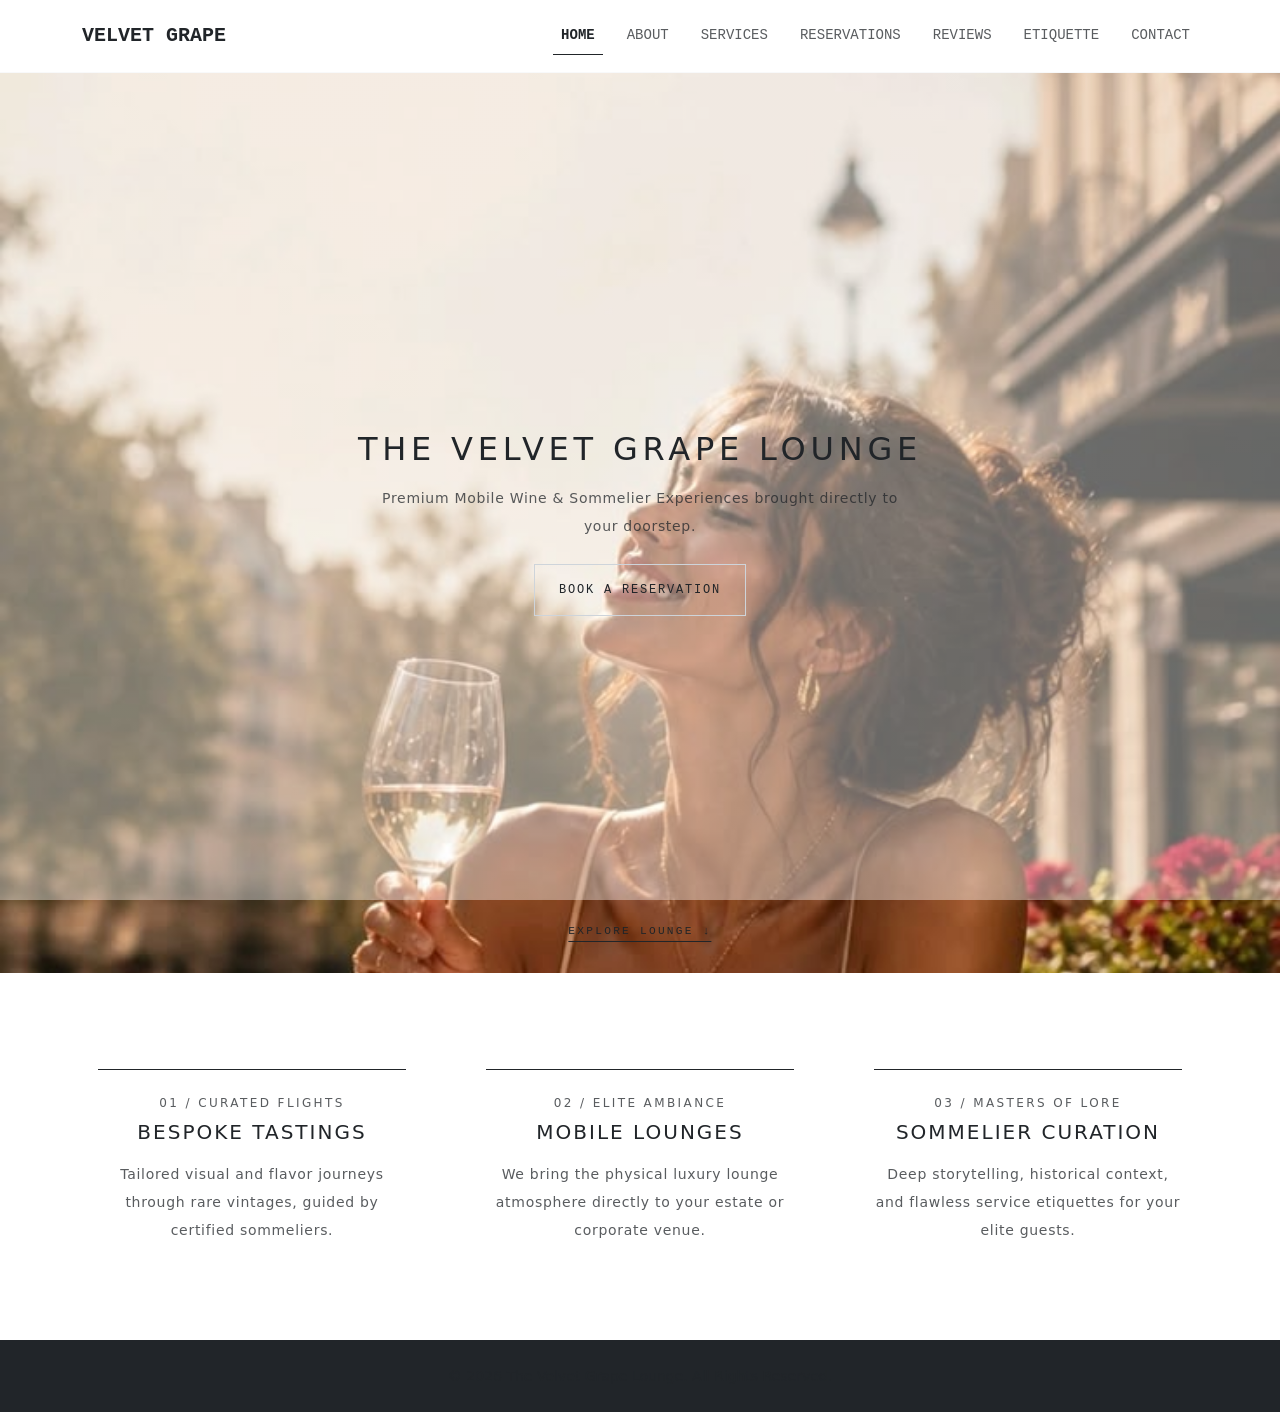
<file: index.html>
<!DOCTYPE html>
<html lang="en">
<head>
    <meta charset="UTF-8">
    <meta name="viewport" content="width=device-width, initial-scale=1.0">
    <title>Home | The Velvet Grape Lounge</title>
    <link href="https://cdn.jsdelivr.net/npm/bootstrap@5.3.3/dist/css/bootstrap.min.css" rel="stylesheet">
</head>
<body class="d-flex flex-column min-vh-100">

    <nav class="navbar navbar-expand-lg navbar-light bg-white border-bottom border-light py-3">
        <div class="container">
            <a class="navbar-brand font-monospace fw-bold text-dark tracking-widest" href="index.html">
                VELVET GRAPE
            </a>

            <button class="navbar-toggler border-0" type="button" data-bs-toggle="collapse" data-bs-target="#velvetNavbar" aria-controls="velvetNavbar" aria-expanded="false" aria-label="Toggle navigation">
                <span class="navbar-toggler-icon"></span>
            </button>

            <div class="collapse navbar-collapse" id="velvetNavbar">
                <ul class="navbar-nav ms-auto gap-lg-3 font-monospace text-uppercase small pt-3 pt-lg-0">
                    <li class="nav-item">
                        <a class="nav-link text-dark fw-bold border-bottom border-dark" href="index.html">Home</a>
                    </li>
                    <li class="nav-item">
                        <a class="nav-link text-muted" href="about.html">About</a>
                    </li>
                    <li class="nav-item">
                        <a class="nav-link text-muted" href="services.html">Services</a>
                    </li>
                    <li class="nav-item">
                        <a class="nav-link text-muted" href="reservation.html">Reservations</a>
                    </li>
                    <li class="nav-item">
                        <a class="nav-link text-muted" href="reviews.html">Reviews</a>
                    </li>
                    <li class="nav-item">
                        <a class="nav-link text-muted" href="etiquette.html">Etiquette</a>
                    </li>
                    <li class="nav-item">
                        <a class="nav-link text-muted" href="contact.html">Contact</a>
                    </li>
                </ul>
            </div>
        </div>
    </nav>

    <!-- Main Home Container, centered vertically in the viewport -->
<!-- 2. THE MAIN HERO OVERLAY BLOCK -->
    <!-- The 'vh-100' ensures it takes up the exact viewport, and the text link is pinned to the absolute bottom -->
    <main class="w-100 vh-100 d-flex align-items-center position-relative text-white" 
        style="background: linear-gradient(rgba(255,255,255,0.4), rgba(255,255,255,0.4)), url('images/Paris Morning Light Wallpaper.jpg') no-repeat center center/cover; background-attachment: fixed;">
        
        <div class="container text-center py-5">
            <div class="row justify-content-center">
                <div class="col-lg-10 col-xl-8">
                    <h1 class="h2 text-uppercase fw-light text-dark mb-3" style="letter-spacing: 0.15em;">
                        The Velvet Grape Lounge
                    </h1>
                    <p class="text-muted small lh-lg mx-auto mb-4" style="letter-spacing: 0.05em; max-width: 550px;">
                        Premium Mobile Wine & Sommelier Experiences brought directly to your doorstep.
                    </p>
                    <div class="mt-4">
                        <a href="reservation.html" class="btn btn-outline-dark font-monospace text-uppercase small rounded-0 px-4 py-3 tracking-wider transition-all" style="font-size: 0.75rem; border-color: #ced4da; letter-spacing: 0.15em;">
                            Book a Reservation
                        </a>
                    </div>
                </div>
            </div>
        </div>

        <div class="position-absolute bottom-0 start-50 translate-middle-x mb-4 pb-2 text-center">
            <a href="#explore-lounge" class="text-dark font-monospace text-uppercase small text-decoration-none border-bottom border-dark pb-1" style="font-size: 0.7rem; letter-spacing: 0.2em;">
                Explore Lounge &darr;
            </a>
        </div>
    </main>

    <div id="explore-lounge" class="position-relative bg-white z-3 py-5">
        <div class="container py-5">
            
            <div class="row g-5 text-center justify-content-center">
                
                <div class="col-12 col-md-4">
                    <div class="fade-in-line delay-senses border-top border-dark pt-4 mx-3">
                        <span class="d-block text-muted text-uppercase small mb-2" style="letter-spacing: 0.2em; font-size: 0.75rem;">
                            01 / Curated Flights
                        </span>
                        <h3 class="h5 text-uppercase fw-light mb-3" style="letter-spacing: 0.1em;">
                            Bespoke Tastings
                        </h3>
                        <p class="text-muted small lh-lg mb-0" style="letter-spacing: 0.05em;">
                            Tailored visual and flavor journeys through rare vintages, guided by certified sommeliers.
                        </p>
                    </div>
                </div>

                <div class="col-12 col-md-4">
                    <div class="fade-in-line delay-senses border-top border-dark pt-4 mx-3">
                        <span class="d-block text-muted text-uppercase small mb-2" style="letter-spacing: 0.2em; font-size: 0.75rem;">
                            02 / Elite Ambiance
                        </span>
                        <h3 class="h5 text-uppercase fw-light mb-3" style="letter-spacing: 0.1em;">
                            Mobile Lounges
                        </h3>
                        <p class="text-muted small lh-lg mb-0" style="letter-spacing: 0.05em;">
                            We bring the physical luxury lounge atmosphere directly to your estate or corporate venue.
                        </p>
                    </div>
                </div>

                <div class="col-12 col-md-4">
                    <div class="fade-in-line delay-senses border-top border-dark pt-4 mx-3">
                        <span class="d-block text-muted text-uppercase small mb-2" style="letter-spacing: 0.2em; font-size: 0.75rem;">
                            03 / Masters of Lore
                        </span>
                        <h3 class="h5 text-uppercase fw-light mb-3" style="letter-spacing: 0.1em;">
                            Sommelier Curation
                        </h3>
                        <p class="text-muted small lh-lg mb-0" style="letter-spacing: 0.05em;">
                            Deep storytelling, historical context, and flawless service etiquettes for your elite guests.
                        </p>
                    </div>
                </div>

            </div>

        </div>
    </div>
    <!-- 4. The Footer -->
    <footer class="bg-dark text-white py-4 position-relative z-3">
        <div class="container text-center text-muted">
            <small>&copy; 2026 The Velvet Grape Lounge. All Rights Reserved.</small>
        </div>
    </footer>

    <script src="https://cdn.jsdelivr.net/npm/bootstrap@5.3.3/dist/js/bootstrap.bundle.min.js"></script>
</body>
</html>
</file>
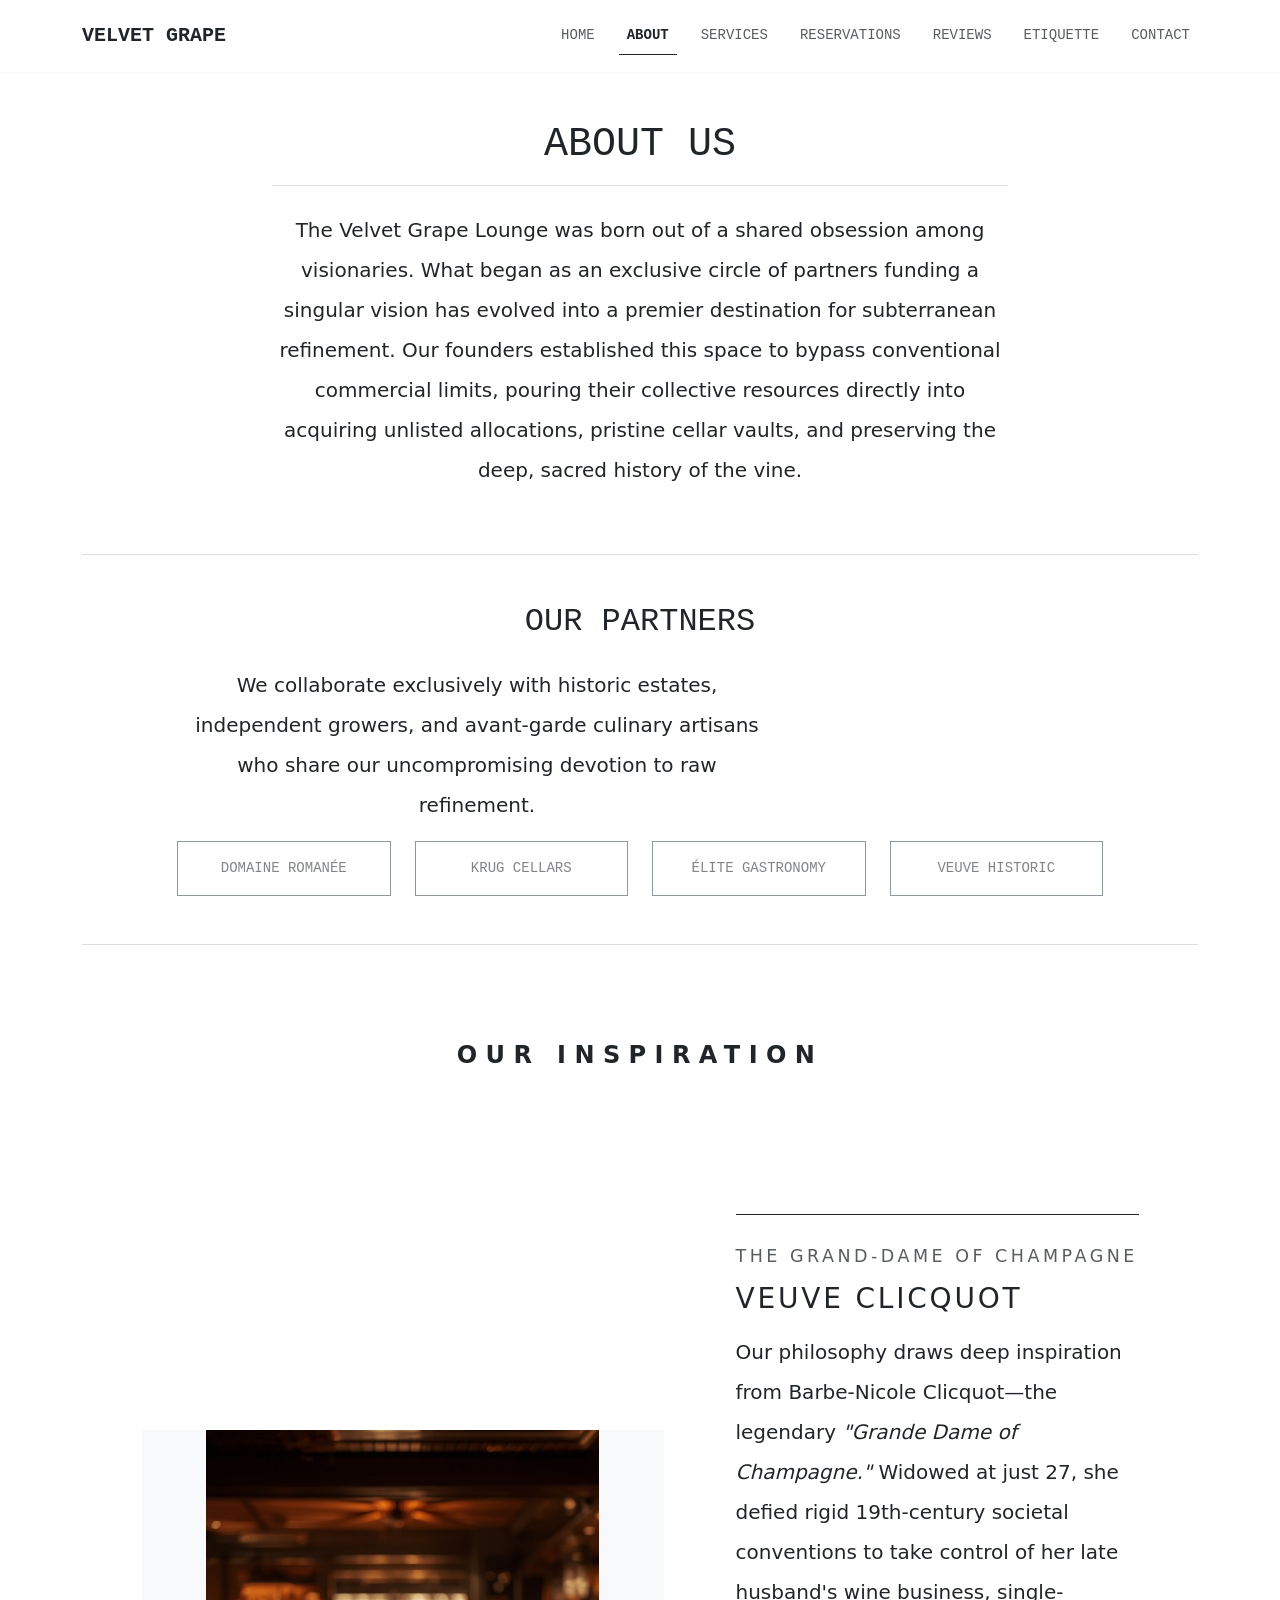
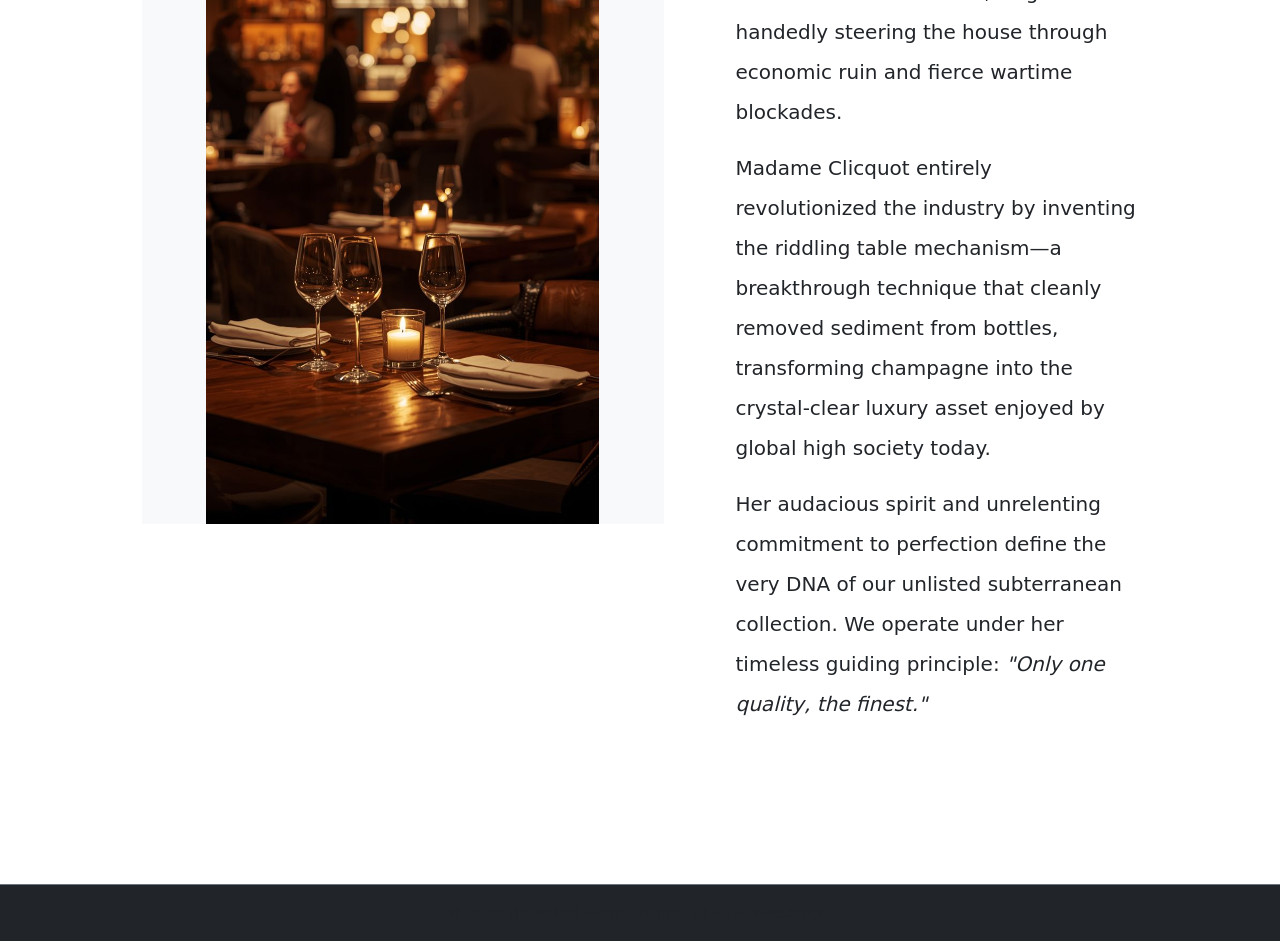
<file: about.html>
<!DOCTYPE html>
<html lang="en">
<head>
    <meta charset="UTF-8">
    <meta name="viewport" content="width=device-width, initial-scale=1.0">
    <title>About Us | The Velvet Grape Lounge</title>
    <link href="https://cdn.jsdelivr.net/npm/bootstrap@5.3.3/dist/css/bootstrap.min.css" rel="stylesheet">
</head>
<body class="d-flex flex-column min-vh-100">

    <!-- Responsive Luxury Navbar Component -->
    <nav class="navbar navbar-expand-lg navbar-light bg-white border-bottom border-light py-3">
        <div class="container">
            <a class="navbar-brand font-monospace fw-bold text-dark tracking-widest" href="index.html">
                VELVET GRAPE
            </a>

            <button class="navbar-toggler border-0" type="button" data-bs-toggle="collapse" data-bs-target="#velvetNavbar" aria-controls="velvetNavbar" aria-expanded="false" aria-label="Toggle navigation">
                <span class="navbar-toggler-icon"></span>
            </button>

            <div class="collapse navbar-collapse" id="velvetNavbar">
                <ul class="navbar-nav ms-auto gap-lg-3 font-monospace text-uppercase small pt-3 pt-lg-0">
                    <li class="nav-item">
                        <a class="nav-link text-muted" href="index.html">Home</a>
                    </li>
                    <li class="nav-item">
                        <a class="nav-link text-dark fw-bold border-bottom border-dark" href="about.html">About</a>
                    </li>
                    <li class="nav-item">
                        <a class="nav-link text-muted" href="services.html">Services</a>
                    </li>
                    <li class="nav-item">
                        <a class="nav-link text-muted" href="reservation.html">Reservations</a>
                    </li>
                    <li class="nav-item">
                        <a class="nav-link text-muted" href="reviews.html">Reviews</a>
                    </li>
                    <li class="nav-item">
                        <a class="nav-link text-muted" href="etiquette.html">Etiquette</a>
                    </li>
                    <li class="nav-item">
                        <a class="nav-link text-muted" href="contact.html">Contact</a>
                    </li>
                </ul>
            </div>
        </div>
    </nav>

    <!-- Main Container Content -->
    <main class="container my-5 flex-grow-1">
    
        <section class="row justify-content-center mb-5">
            
            

            <div class="col-lg-8 text-center">
                <h1 class="font-monospace text-uppercase tracking-widest mb-4 border-bottom pb-3">About Us</h1>
                <p class="text-dark lead lh-lg">
                    The Velvet Grape Lounge was born out of a shared obsession among visionaries. What began as an exclusive circle of partners funding a singular vision has evolved into a premier destination for subterranean refinement. Our founders established this space to bypass conventional commercial limits, pouring their collective resources directly into acquiring unlisted allocations, pristine cellar vaults, and preserving the deep, sacred history of the vine.
                </p>
            </div>
        </section>

        <hr class="border-secondary my-5 opacity-25">

        <section class="row justify-content-center my-5">
            <div class="col-lg-10 text-center">
                <h2 class="font-monospace text-uppercase tracking-widest mb-4">Our Partners</h2>
                <p class="text-dark lead lh-lg" style="max-width: 600px;">
                    We collaborate exclusively with historic estates, independent growers, and avant-garde culinary artisans who share our uncompromising devotion to raw refinement.
                </p>
                
                <div class="row row-cols-2 row-cols-md-4 g-4 justify-content-center align-items-center opacity-75">
                    <div class="col">
                        <div class="border border-secondary p-3 font-monospace small text-uppercase tracking-wider text-muted">
                            Domaine Romanée
                        </div>
                    </div>
                    <div class="col">
                        <div class="border border-secondary p-3 font-monospace small text-uppercase tracking-wider text-muted">
                            Krug Cellars
                        </div>
                    </div>
                    <div class="col">
                        <div class="border border-secondary p-3 font-monospace small text-uppercase tracking-wider text-muted">
                            Élite Gastronomy
                        </div>
                    </div>
                    <div class="col">
                        <div class="border border-secondary p-3 font-monospace small text-uppercase tracking-wider text-muted">
                            Veuve Historic
                        </div>
                    </div>
                </div>
            </div>
        </section>

        <hr class="border-secondary my-5 opacity-25">

        <section class="container py-5 my-5">
            <div class="row justify-content-center text-center">
                <div class="col-12 col-md-8">
                    <h2 class="fade-in-line delay-senses text-dark text-uppercase fw-bold tracking-widest fs-4 mb-0" style="letter-spacing: 0.35em;">
                        Our Inspiration
                    </h2>
                </div>
            </div>
        </section>

        <section class="container py-5 my-5">
                    <div class="row g-5 align-items-center justify-content-center">
                    
                        <div class="col-12 col-md-6 order-1">
                            <div class="fade-in-line delay-senses overflow-hidden bg-light position-relative" style="padding-bottom: 133%; height: 0;">
                                <img src="images/Lounge.jpg" alt="The Midnight Table Tasting" class="w-100 h-100 position-absolute" style="top: 0; left: 0; object-fit: contain;">
                            </div>
                        </div>
                        
                        <div class="col-12 col-md-5 order-2 ps-md-5">
                            <div class="fade-in-line delay-senses border-top border-dark pt-4 text-dark lead lh-lg">
                                <span class="d-block text-muted text-uppercase small mb-2" style="letter-spacing: 0.2em;">
                                     The Grand-Dame of Champagne
                                </span>
                                <h2 class="h3 text-uppercase fw-light mb-3" style="letter-spacing: 0.1em;">
                                    Veuve Clicquot
                                </h2>
                                <p>
                                    Our philosophy draws deep inspiration from Barbe-Nicole Clicquot—the legendary <em>"Grande Dame of Champagne."</em> Widowed at just 27, she defied rigid 19th-century societal conventions to take control of her late husband's wine business, single-handedly steering the house through economic ruin and fierce wartime blockades.
                                </p>
                                <p>
                                    Madame Clicquot entirely revolutionized the industry by inventing the <strong>riddling table mechanism</strong>—a breakthrough technique that cleanly removed sediment from bottles, transforming champagne into the crystal-clear luxury asset enjoyed by global high society today.
                                </p>
                                <p>
                                    Her audacious spirit and unrelenting commitment to perfection define the very DNA of our unlisted subterranean collection. We operate under her timeless guiding principle: <em>"Only one quality, the finest."</em>
                                </p>

                            </div>
                        </div>
                    </div>

                    </div>
                </section>

    </main>

    <footer class="bg-dark text-white py-3 mt-auto border-top border-secondary">
        <div class="container text-center text-muted">
            <small>&copy; 2026 The Velvet Grape Lounge. All Rights Reserved.</small>
        </div>
    </footer>

    <script src="https://cdn.jsdelivr.net/npm/bootstrap@5.3.3/dist/js/bootstrap.bundle.min.js"></script>
</body>
</html>
</file>
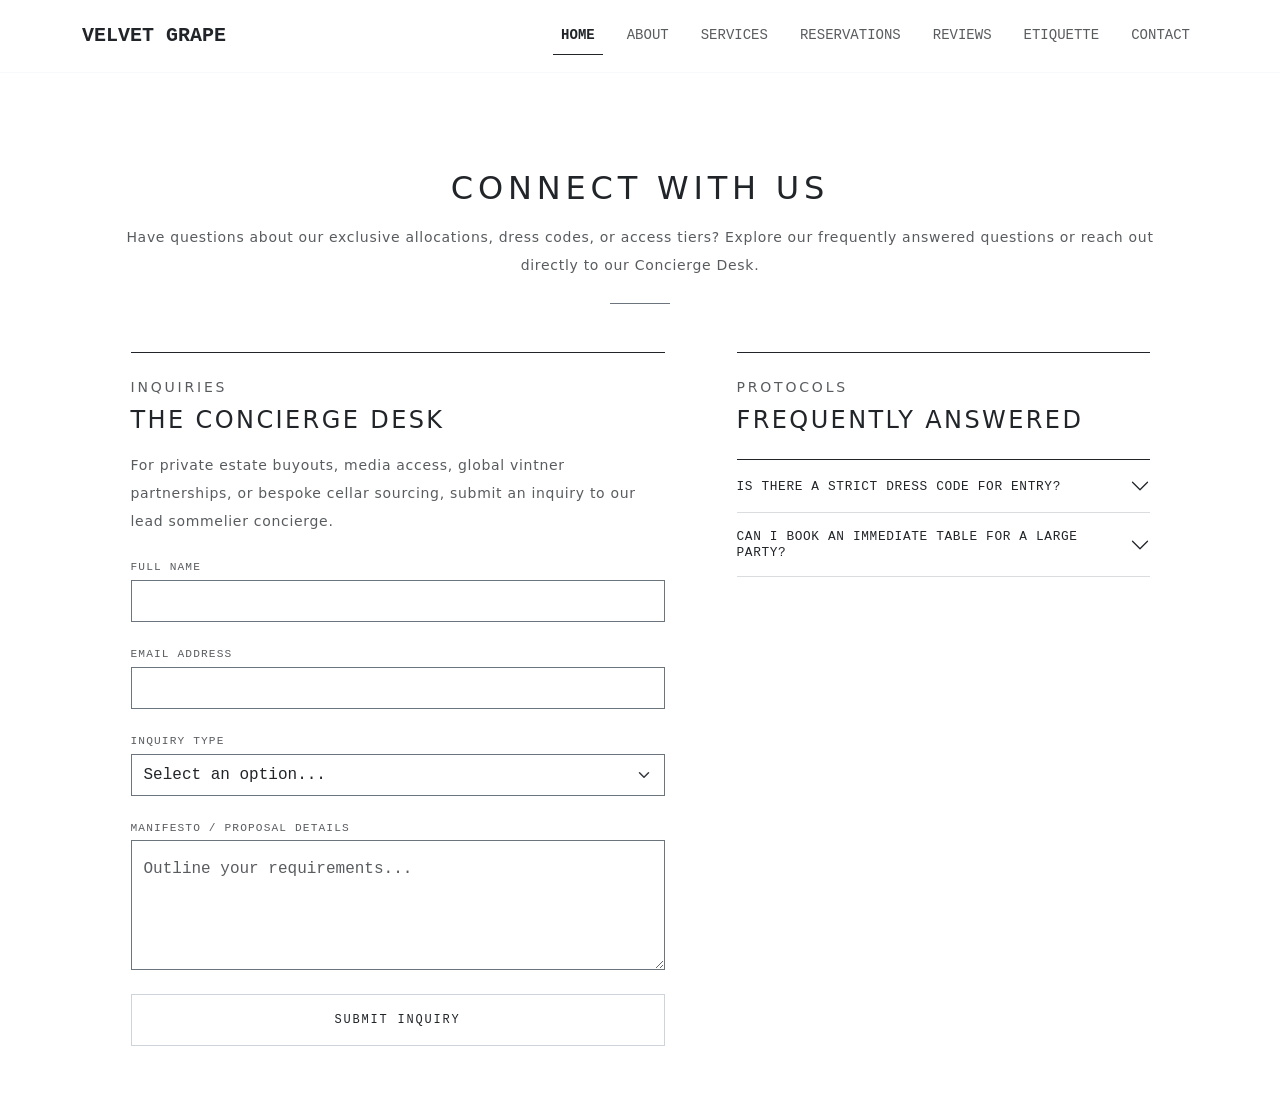
<file: contact.html>
<!DOCTYPE html>
<html lang="en">
<head>
    <meta charset="UTF-8">
    <meta name="viewport" content="width=device-width, initial-scale=1.0">
    <title>Contact | The Velvet Grape Lounge</title>
    <link href="https://cdn.jsdelivr.net/npm/bootstrap@5.3.3/dist/css/bootstrap.min.css" rel="stylesheet">
</head>
<body class="d-flex flex-column min-vh-100">

    <!-- Responsive Luxury Navbar Component -->
    <nav class="navbar navbar-expand-lg navbar-light bg-white border-bottom border-light py-3">
        <div class="container">
            <a class="navbar-brand font-monospace fw-bold text-dark tracking-widest" href="index.html">
                VELVET GRAPE
            </a>

            <button class="navbar-toggler border-0" type="button" data-bs-toggle="collapse" data-bs-target="#velvetNavbar" aria-controls="velvetNavbar" aria-expanded="false" aria-label="Toggle navigation">
                <span class="navbar-toggler-icon"></span>
            </button>

            <div class="collapse navbar-collapse" id="velvetNavbar">
                <ul class="navbar-nav ms-auto gap-lg-3 font-monospace text-uppercase small pt-3 pt-lg-0">
                    <li class="nav-item">
                        <a class="nav-link text-dark fw-bold border-bottom border-dark" href="index.html">Home</a>
                    </li>
                    <li class="nav-item">
                        <a class="nav-link text-muted" href="about.html">About</a>
                    </li>
                    <li class="nav-item">
                        <a class="nav-link text-muted" href="services.html">Services</a>
                    </li>
                    <li class="nav-item">
                        <a class="nav-link text-muted" href="reservation.html">Reservations</a>
                    </li>
                    <li class="nav-item">
                        <a class="nav-link text-muted" href="reviews.html">Reviews</a>
                    </li>
                    <li class="nav-item">
                        <a class="nav-link text-muted" href="etiquette.html">Etiquette</a>
                    </li>
                    <li class="nav-item">
                        <a class="nav-link text-muted" href="contact.html">Contact</a>
                    </li>
                </ul>
            </div>
        </div>
    </nav>

    <!-- Main Container Content -->
   <main class="container my-5 flex-grow-1">
    <div class="text-center my-5 max-w-xl mx-auto">
        <h1 class="h2 text-uppercase fw-light text-dark mb-3" style="letter-spacing: 0.15em;">Connect With Us</h1>
        <p class="text-muted small lh-lg px-3" style="letter-spacing: 0.05em;">
            Have questions about our exclusive allocations, dress codes, or access tiers? Explore our frequently answered questions or reach out directly to our Concierge Desk.
        </p>
        <div class="mx-auto bg-secondary my-4" style="height: 1px; width: 60px;"></div>
    </div>
    
    <div class="row g-5 justify-content-center">
        
        <section class="col-12 col-md-6 fade-in-line delay-senses">
            <div class="border-top border-dark pt-4 mb-4">
                <span class="d-block text-muted text-uppercase small mb-2" style="letter-spacing: 0.2em;"> Inquiries</span>
                <h2 class="h4 text-uppercase fw-light text-dark mb-3" style="letter-spacing: 0.1em;">The Concierge Desk</h2>
                <p class="text-muted small lh-lg" style="letter-spacing: 0.05em;">
                    For private estate buyouts, media access, global vintner partnerships, or bespoke cellar sourcing, submit an inquiry to our lead sommelier concierge.
                </p>
            </div>
            
            <form action="#" method="POST" class="mt-4">
                <div class="mb-4">
                    <label for="clientName" class="font-monospace small text-uppercase text-muted mb-1 d-block" style="font-size: 0.7rem; letter-spacing: 0.1em;">Full Name</label>
                    <input type="text" class="form-control bg-transparent border-secondary rounded-0 text-dark small font-monospace py-2" id="clientName" required>
                </div>
                <div class="mb-4">
                    <label for="clientEmail" class="font-monospace small text-uppercase text-muted mb-1 d-block" style="font-size: 0.7rem; letter-spacing: 0.1em;">Email Address</label>
                    <input type="email" class="form-control bg-transparent border-secondary rounded-0 text-dark small font-monospace py-2" id="clientEmail" required>
                </div>
                <div class="mb-4">
                    <label for="inquiryType" class="font-monospace small text-uppercase text-muted mb-1 d-block" style="font-size: 0.7rem; letter-spacing: 0.1em;">Inquiry Type</label>
                    <select class="form-select bg-transparent border-secondary rounded-0 text-dark small font-monospace py-2" id="inquiryType" required>
                        <option value="" disabled selected class="bg-white">Select an option...</option>
                        <option value="buyout" class="bg-white">Private Venue Buyout / Corporate Event</option>
                        <option value="sourcing" class="bg-white">Bespoke Vintage Sourcing Request</option>
                        <option value="partnership" class="bg-white">Vintner / Vineyard Partnership</option>
                        <option value="general" class="bg-white">Media & Press Inquiries</option>
                    </select>
                </div>
                <div class="mb-4">
                    <label for="clientMessage" class="font-monospace small text-uppercase text-muted mb-1 d-block" style="font-size: 0.7rem; letter-spacing: 0.1em;">Manifesto / Proposal Details</label>
                    <textarea class="form-control bg-transparent border-secondary rounded-0 text-dark small font-monospace py-3" id="clientMessage" rows="4" placeholder="Outline your requirements..." required></textarea>
                </div>
                <div class="mt-4">
                    <button type="submit" class="btn btn-outline-dark font-monospace text-uppercase small rounded-0 w-100 py-3 tracking-wider transition-all" style="font-size: 0.75rem; border-color: #ced4da; letter-spacing: 0.15em;">Submit Inquiry</button>
                </div>
            </form>
        </section>

        <section class="col-12 col-md-5 ps-md-5 fade-in-line delay-senses">
            <div class="border-top border-dark pt-4 mb-4">
                <span class="d-block text-muted text-uppercase small mb-2" style="letter-spacing: 0.2em;">Protocols</span>
                <h2 class="h4 text-uppercase fw-light text-dark mb-3" style="letter-spacing: 0.1em;">Frequently Answered</h2>
            </div>
            
            <div class="accordion accordion-flush border-top border-dark" id="faqAccordion">
                
                <div class="accordion-item bg-transparent border-bottom border-secondary border-opacity-25">
                    <h3 class="accordion-header" id="flush-headingOne">
                        <button class="accordion-button collapsed bg-transparent font-monospace small text-uppercase text-dark py-3 px-0 border-0 shadow-none fw-light" style="letter-spacing: 0.05em; font-size: 0.8rem;" type="button" data-bs-toggle="collapse" data-bs-target="#flush-collapseOne">
                            Is there a strict dress code for entry?
                        </button>
                    </h3>
                    <div id="flush-collapseOne" class="accordion-collapse collapse" data-bs-parent="#faqAccordion">
                        <div class="accordion-body text-muted small px-0 pt-0 pb-3 lh-lg" style="letter-spacing: 0.05em;">
                            Yes. Both The Salon Lounge and The Midnight Vault enforce a strict dark-luxe/avant-garde aesthetic. Semi-formal attire is required; athletic wear, sandals, and casual graphics are prohibited.
                        </div>
                    </div>
                </div>

                <div class="accordion-item bg-transparent border-bottom border-secondary border-opacity-25">
                    <h3 class="accordion-header" id="flush-headingTwo">
                        <button class="accordion-button collapsed bg-transparent font-monospace small text-uppercase text-dark py-3 px-0 border-0 shadow-none fw-light" style="letter-spacing: 0.05em; font-size: 0.8rem;" type="button" data-bs-toggle="collapse" data-bs-target="#flush-collapseTwo">
                            Can I book an immediate table for a large party?
                        </button>
                    </h3>
                    <div id="flush-collapseTwo" class="accordion-collapse collapse" data-bs-parent="#faqAccordion">
                        <div class="accordion-body text-muted small px-

    <footer class="bg-dark text-white py-3 mt-auto border-top border-secondary">
        <div class="container text-center text-muted">
            <small>&copy; 2026 The Velvet Grape Lounge. All Rights Reserved.</small>
        </div>
    </footer>

    <script src="https://cdn.jsdelivr.net/npm/bootstrap@5.3.3/dist/js/bootstrap.bundle.min.js"></script>
    <script src="js/script.js"></script>
</body>
</html>
</file>
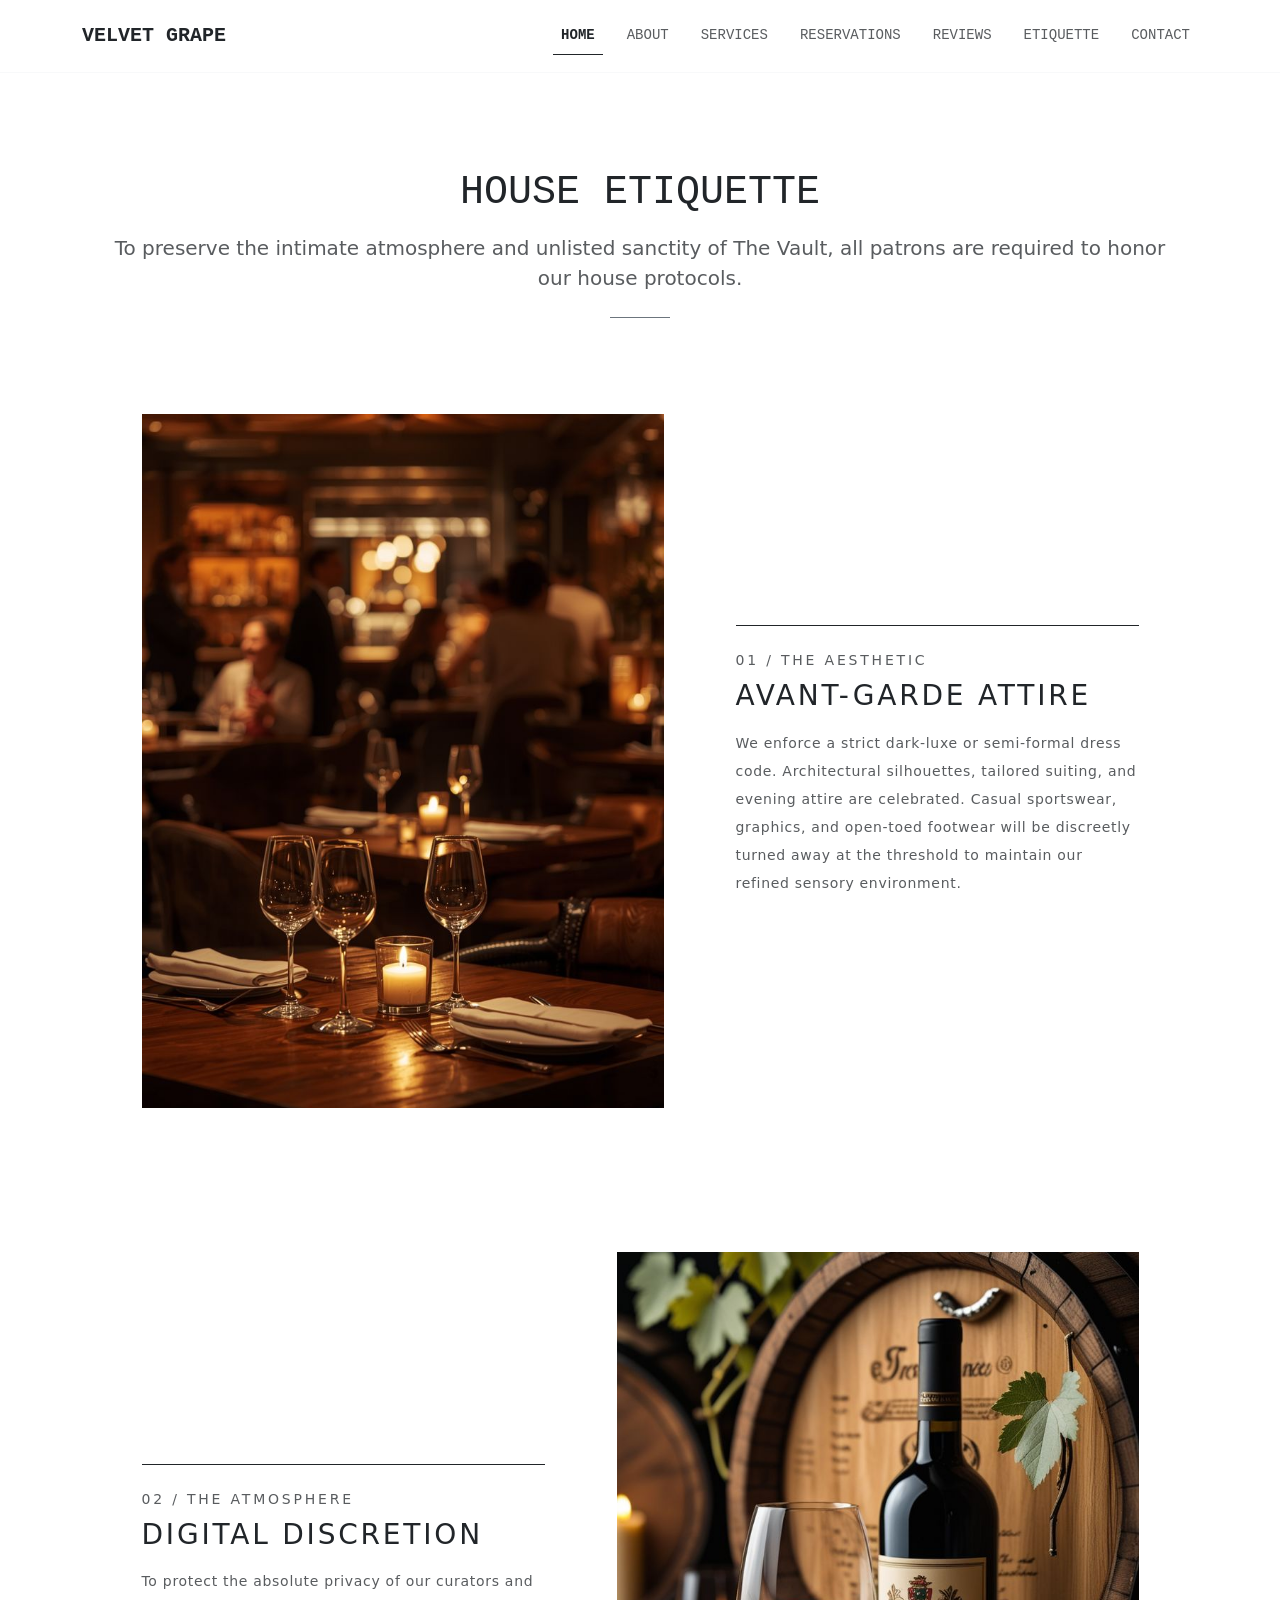
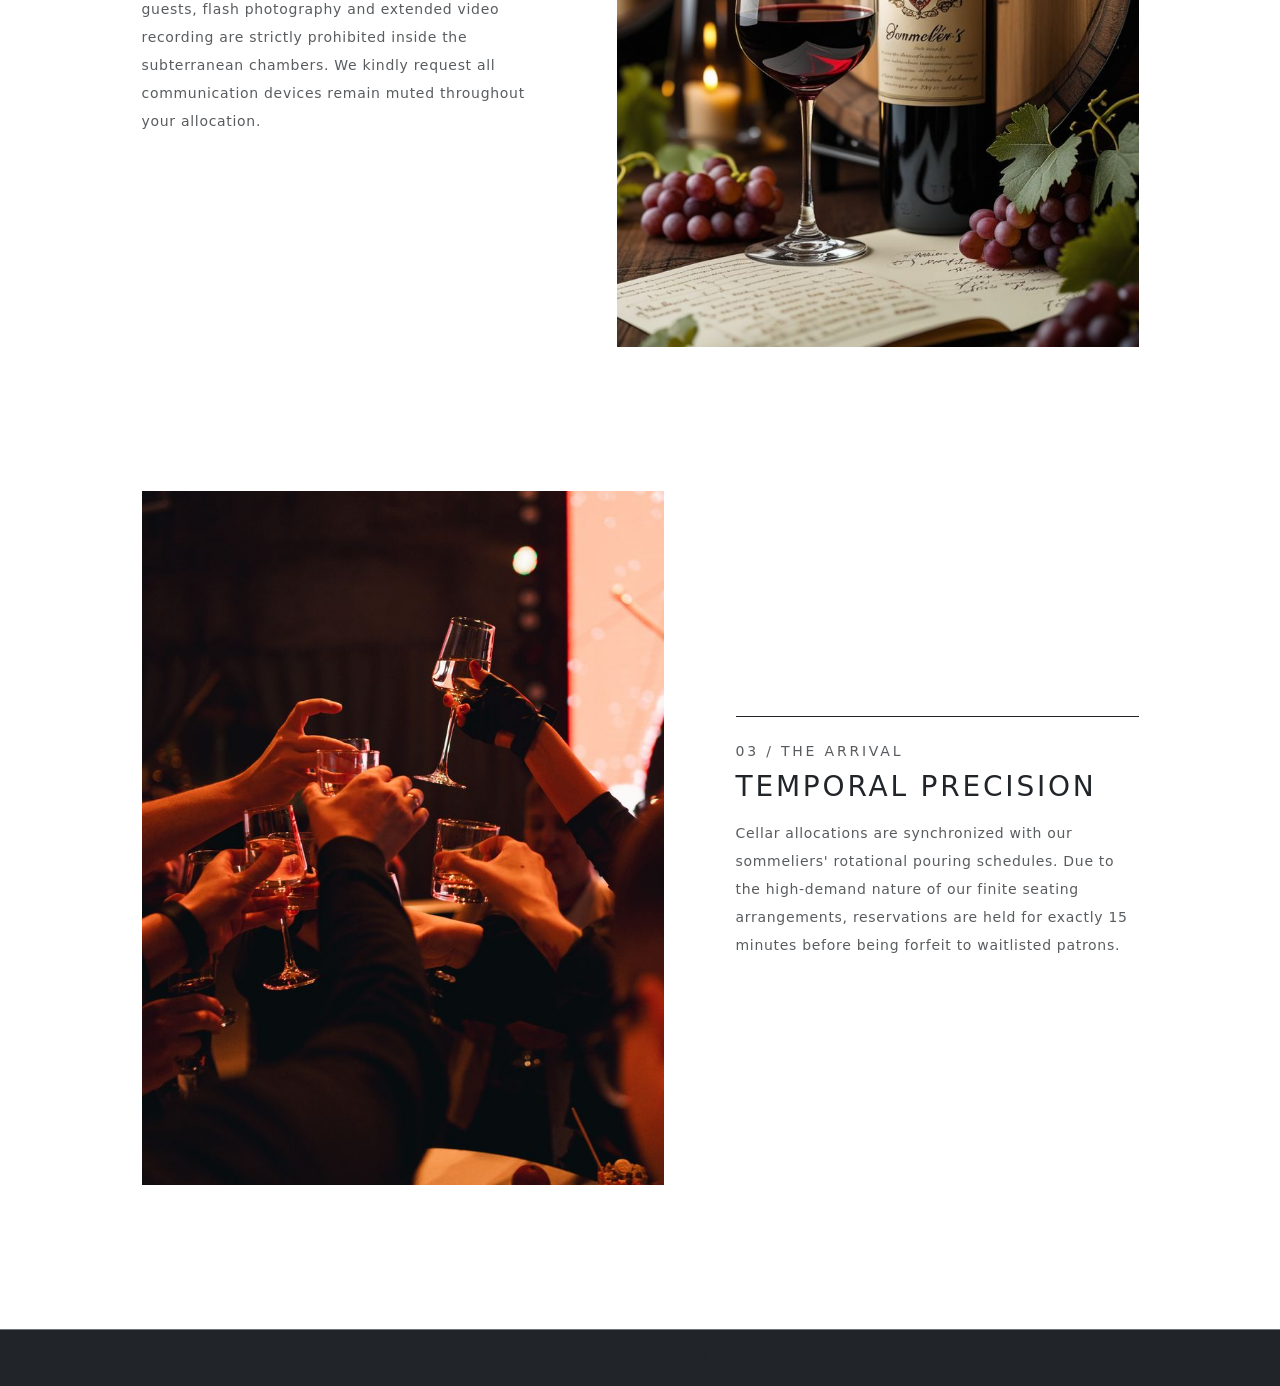
<file: etiquette.html>
<!DOCTYPE html>
<html lang="en">
<head>
    <meta charset="UTF-8">
    <meta name="viewport" content="width=device-width, initial-scale=1.0">
    <title>FAQ | The Velvet Grape Lounge</title>
    <link href="https://cdn.jsdelivr.net/npm/bootstrap@5.3.3/dist/css/bootstrap.min.css" rel="stylesheet">
</head>
<body class="d-flex flex-column min-vh-100">

    <nav class="navbar navbar-expand-lg navbar-light bg-white border-bottom border-light py-3">
        <div class="container">
            <a class="navbar-brand font-monospace fw-bold text-dark tracking-widest" href="index.html">
                VELVET GRAPE
            </a>

            <button class="navbar-toggler border-0" type="button" data-bs-toggle="collapse" data-bs-target="#velvetNavbar" aria-controls="velvetNavbar" aria-expanded="false" aria-label="Toggle navigation">
                <span class="navbar-toggler-icon"></span>
            </button>

            <div class="collapse navbar-collapse" id="velvetNavbar">
                <ul class="navbar-nav ms-auto gap-lg-3 font-monospace text-uppercase small pt-3 pt-lg-0">
                    <li class="nav-item">
                        <a class="nav-link text-dark fw-bold border-bottom border-dark" href="index.html">Home</a>
                    </li>
                    <li class="nav-item">
                        <a class="nav-link text-muted" href="about.html">About</a>
                    </li>
                    <li class="nav-item">
                        <a class="nav-link text-muted" href="services.html">Services</a>
                    </li>
                    <li class="nav-item">
                        <a class="nav-link text-muted" href="reservation.html">Reservations</a>
                    </li>
                    <li class="nav-item">
                        <a class="nav-link text-muted" href="reviews.html">Reviews</a>
                    </li>
                    <li class="nav-item">
                        <a class="nav-link text-muted" href="etiquette.html">Etiquette</a>
                    </li>
                    <li class="nav-item">
                        <a class="nav-link text-muted" href="contact.html">Contact</a>
                    </li>
                </ul>
            </div>
        </div>
    </nav>

    <main class="container my-5 flex-grow-1">

        <div class="text-center my-5 max-w-xl mx-auto">
            <h1 class="font-monospace text-uppercase tracking-widest mb-3">House Etiquette</h1>
            <p class="text-muted lead px-3">
                To preserve the intimate atmosphere and unlisted sanctity of The Vault, all patrons are required to honor our house protocols.
            </p>
            <div class="mx-auto bg-secondary my-4" style="height: 1px; width: 60px;"></div>
        </div>

        <section class="container py-5 my-5">
            <div class="row g-5 align-items-center justify-content-center">
            
                <div class="col-12 col-md-6 order-1">
                    <div class="fade-in-line delay-senses overflow-hidden bg-light position-relative" style="padding-bottom: 133%; height: 0;">
                        <img src="images/Lounge.jpg" alt="The Salon Lounge Dress Code" class="w-100 h-100 position-absolute" style="top: 0; left: 0; object-fit: cover;">
                    </div>
                </div>
                
                <div class="col-12 col-md-5 order-2 ps-md-5">
                    <div class="fade-in-line delay-senses border-top border-dark pt-4">
                        <span class="d-block text-muted text-uppercase small mb-2" style="letter-spacing: 0.2em;">
                            01 / The Aesthetic
                        </span>
                        <h2 class="h3 text-uppercase fw-light mb-3" style="letter-spacing: 0.1em;">
                            Avant-Garde Attire
                        </h2>
                        <p class="text-muted small lh-lg mb-0" style="letter-spacing: 0.05em;">
                            We enforce a strict dark-luxe or semi-formal dress code. Architectural silhouettes, tailored suiting, and evening attire are celebrated. Casual sportswear, graphics, and open-toed footwear will be discreetly turned away at the threshold to maintain our refined sensory environment.
                        </p>
                    </div>
                </div>
            </div>
        </section>

        <section class="container py-5 my-5">
            <div class="row g-5 align-items-center justify-content-center">
                
                <div class="col-12 col-md-5 order-2 order-md-1 pe-md-5">
                    <div class="fade-in-line delay-senses border-top border-dark pt-4">
                        <span class="d-block text-muted text-uppercase small mb-2" style="letter-spacing: 0.2em;">
                            02 / The Atmosphere
                        </span>
                        <h2 class="h3 text-uppercase fw-light mb-3" style="letter-spacing: 0.1em;">
                            Digital Discretion
                        </h2>
                        <p class="text-muted small lh-lg mb-0" style="letter-spacing: 0.05em;">
                            To protect the absolute privacy of our curators and guests, flash photography and extended video recording are strictly prohibited inside the subterranean chambers. We kindly request all communication devices remain muted throughout your allocation.
                        </p>
                    </div>
                </div>

                <div class="col-12 col-md-6 order-1 order-md-2">
                    <div class="fade-in-line delay-senses overflow-hidden bg-light position-relative" style="padding-bottom: 133%; height: 0;">
                        <img src="images/Wine.jpg" alt="Subterranean Lounge Discretion" class="w-100 h-100 position-absolute" style="top: 0; left: 0; object-fit: cover;">
                    </div>
                </div>

            </div>
        </section>

        <section class="container py-5 my-5">
            <div class="row g-5 align-items-center justify-content-center">
            
                <div class="col-12 col-md-6 order-1">
                    <div class="fade-in-line delay-senses overflow-hidden bg-light position-relative" style="padding-bottom: 133%; height: 0;">
                        <img src="images/Wine_oclock.jpg" alt="Timed Lounge Allocations" class="w-100 h-100 position-absolute" style="top: 0; left: 0; object-fit: cover;">
                    </div>
                </div>
                
                <div class="col-12 col-md-5 order-2 ps-md-5">
                    <div class="fade-in-line delay-senses border-top border-dark pt-4">
                        <span class="d-block text-muted text-uppercase small mb-2" style="letter-spacing: 0.2em;">
                            03 / The Arrival
                        </span>
                        <h2 class="h3 text-uppercase fw-light mb-3" style="letter-spacing: 0.1em;">
                            Temporal Precision
                        </h2>
                        <p class="text-muted small lh-lg mb-0" style="letter-spacing: 0.05em;">
                            Cellar allocations are synchronized with our sommeliers' rotational pouring schedules. Due to the high-demand nature of our finite seating arrangements, reservations are held for exactly 15 minutes before being forfeit to waitlisted patrons.
                        </p>
                    </div>
                </div>

            </div>
        </section>

    </main>

    <footer class="bg-dark text-white py-3 mt-auto border-top border-secondary">
        <div class="container text-center text-muted">
            <small>&copy; 2026 The Velvet Grape Lounge. All Rights Reserved.</small>
        </div>
    </footer>

    <script src="https://cdn.jsdelivr.net/npm/bootstrap@5.3.3/dist/js/bootstrap.bundle.min.js"></script>
</body>
</html>
</file>
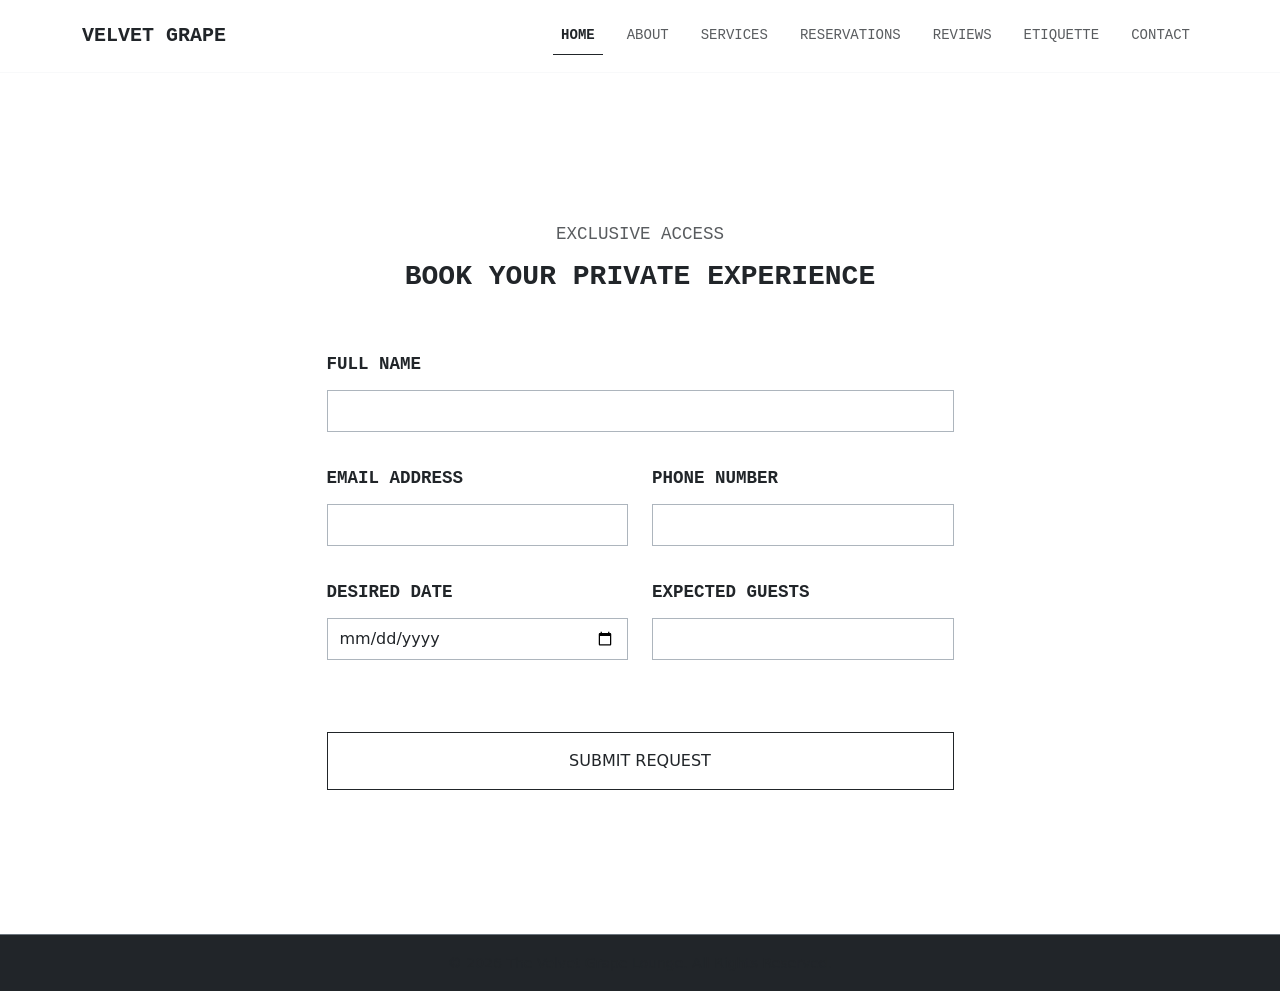
<file: reservation.html>
<!DOCTYPE html>
<html lang="en">
<head>
    <meta charset="UTF-8">
    <meta name="viewport" content="width=device-width, initial-scale=1.0">
    <title>Reservations | The Velvet Grape Lounge</title>
    <link href="https://cdn.jsdelivr.net/npm/bootstrap@5.3.3/dist/css/bootstrap.min.css" rel="stylesheet">
</head>
<body class="d-flex flex-column min-vh-100">

    <!-- Responsive Luxury Navbar Component -->
    <nav class="navbar navbar-expand-lg navbar-light bg-white border-bottom border-light py-3">
        <div class="container">
            <a class="navbar-brand font-monospace fw-bold text-dark tracking-widest" href="index.html">
                VELVET GRAPE
            </a>

            <button class="navbar-toggler border-0" type="button" data-bs-toggle="collapse" data-bs-target="#velvetNavbar" aria-controls="velvetNavbar" aria-expanded="false" aria-label="Toggle navigation">
                <span class="navbar-toggler-icon"></span>
            </button>

            <div class="collapse navbar-collapse" id="velvetNavbar">
                <ul class="navbar-nav ms-auto gap-lg-3 font-monospace text-uppercase small pt-3 pt-lg-0">
                    <li class="nav-item">
                        <a class="nav-link text-dark fw-bold border-bottom border-dark" href="index.html">Home</a>
                    </li>
                    <li class="nav-item">
                        <a class="nav-link text-muted" href="about.html">About</a>
                    </li>
                    <li class="nav-item">
                        <a class="nav-link text-muted" href="services.html">Services</a>
                    </li>
                    <li class="nav-item">
                        <a class="nav-link text-muted" href="reservation.html">Reservations</a>
                    </li>
                    <li class="nav-item">
                        <a class="nav-link text-muted" href="reviews.html">Reviews</a>
                    </li>
                    <li class="nav-item">
                        <a class="nav-link text-muted" href="etiquette.html">Etiquette</a>
                    </li>
                    <li class="nav-item">
                        <a class="nav-link text-muted" href="contact.html">Contact</a>
                    </li>
                </ul>
            </div>
        </div>
    </nav>

    <!-- Main Container Content -->
    <main class="container my-5 text-dark lead lh-lg">
        <section class="container py-5 my-5 ">
        <div class="row justify-content-center">
            <div class="col-lg-7 max-width-600">
            
                <span class="text-muted font-monospace small text-uppercase tracking-widest d-block text-center mb-2">Exclusive Access</span>
                <h2 class="fw-bold font-monospace text-dark text-uppercase text-center mb-5 fs-3">Book your Private Experience</h2>

                <form id="invitationForm" class="needs-validation" novalidate>
                
                    <div class="mb-4">
                    <label for="fullName" class="form-label font-monospace small text-uppercase text-dark fw-bold">Full Name</label>
                    <input type="text" class="form-control rounded-0 border-dark-subtle py-2" id="fullName" required>
                    <div class="invalid-feedback font-monospace small">Please provide your name so we know who to address.</div>
                    </div>

                    <div class="row">
                        <div class="col-md-6 mb-4">
                            <label for="email" class="form-label font-monospace small text-uppercase text-dark fw-bold">Email Address</label>
                            <input type="email" class="form-control rounded-0 border-dark-subtle py-2" id="email" required>
                            <div class="invalid-feedback font-monospace small">Please enter a valid luxury-invite destination email.</div>
                        </div>
                        
                        <div class="col-md-6 mb-4">
                            <label for="phone" class="form-label font-monospace small text-uppercase text-dark fw-bold">Phone Number</label>
                            <input type="tel" class="form-control rounded-0 border-dark-subtle py-2" id="phone" required>
                            <div class="invalid-feedback font-monospace small">A valid phone number is required for booking confirmations.</div>
                        </div>
                    </div>

                    <div class="row">
                        <div class="col-md-6 mb-4">
                            <label for="eventDate" class="form-label font-monospace small text-uppercase text-dark fw-bold">Desired Date</label>
                            <input type="date" class="form-control rounded-0 border-dark-subtle py-2" id="eventDate" required>
                            <div class="invalid-feedback font-monospace small" id="dateError">Please select a future reservation date.</div>
                        </div>
                        
                        <div class="col-md-6 mb-4">
                            <label for="guestCount" class="form-label font-monospace small text-uppercase text-dark fw-bold">Expected Guests</label>
                            <input type="number" class="form-control rounded-0 border-dark-subtle py-2" id="guestCount" required>
                            <div class="invalid-feedback font-monospace small" id="guestError">Our custom lounge setups require a minimum of 6 attendees.</div>
                        </div>
                    </div>

                    <div class="text-center mt-5">
                        <button type="submit" class="btn btn-outline-dark rounded-0 px-5 py-3 text-uppercase small tracking-widest w-100">
                            Submit Request
                        </button>
                    </div>

                </form>
                </div>
            </div>
        </section>
    </main>

    <footer class="bg-dark text-white py-3 mt-auto border-top border-secondary">
        <div class="container text-center text-muted">
            <small>&copy; 2026 The Velvet Grape Lounge. All Rights Reserved.</small>
        </div>
    </footer>

    <script src="https://cdn.jsdelivr.net/npm/bootstrap@5.3.3/dist/js/bootstrap.bundle.min.js"></script>
    <script src="js/script.js"></script>
</body>
</html>
</file>
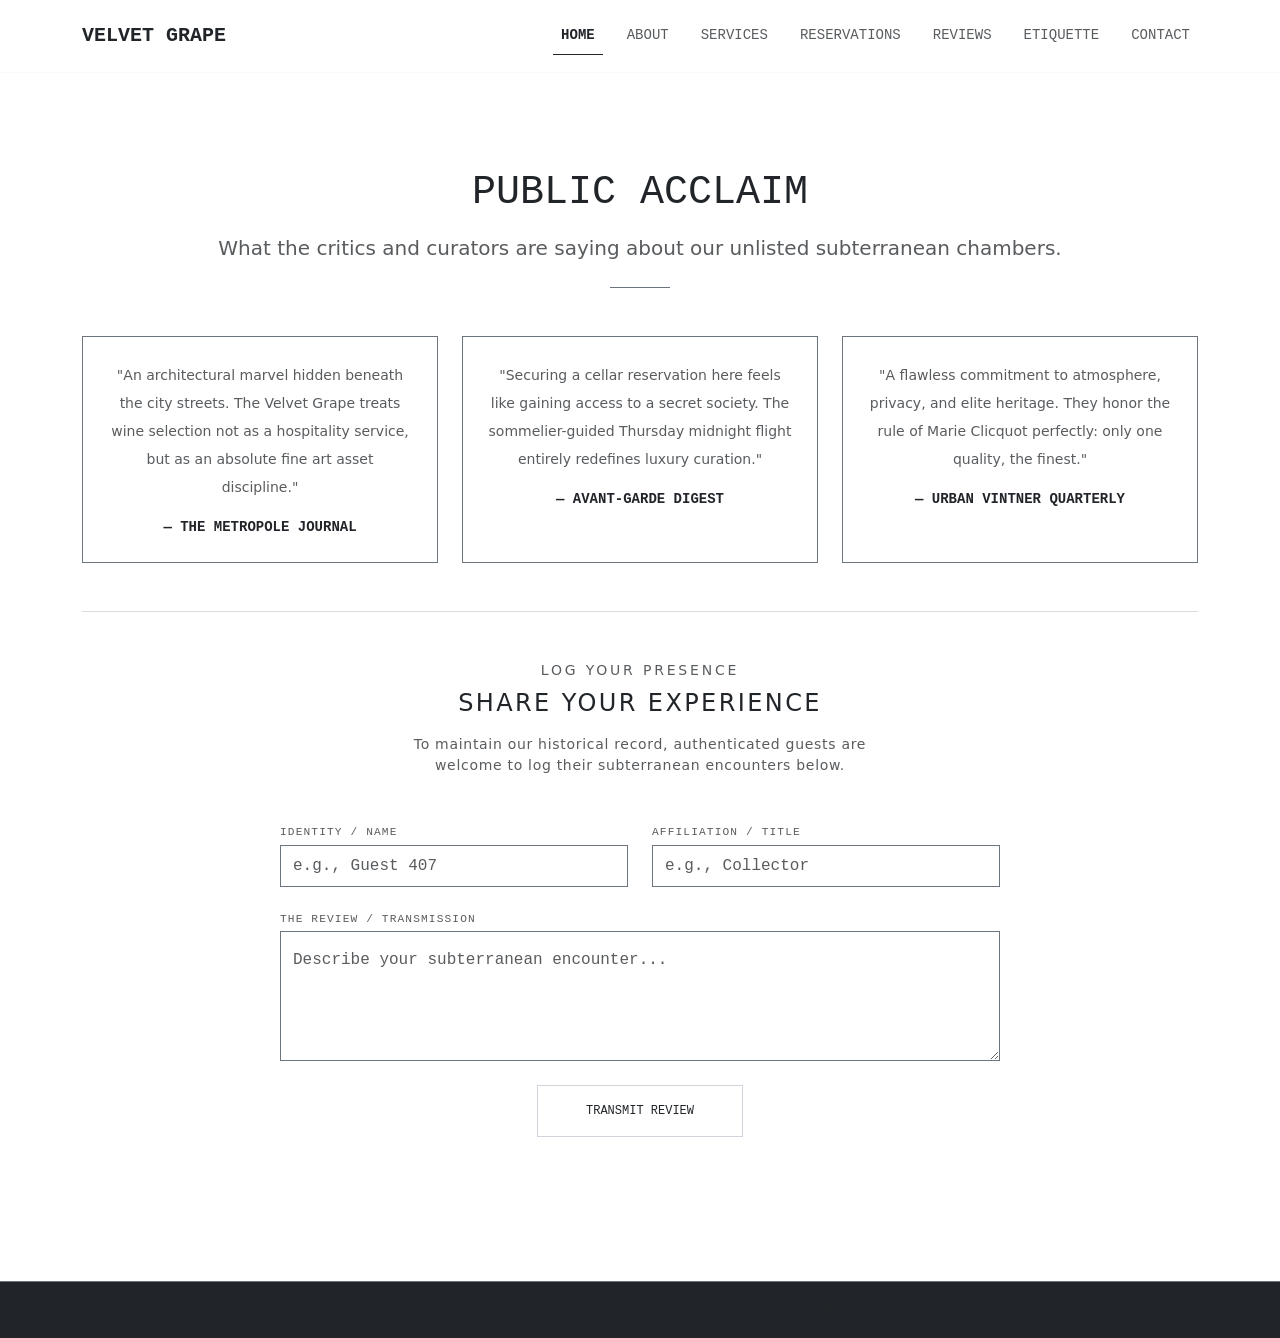
<file: reviews.html>
<!DOCTYPE html>
<html lang="en">
<head>
    <meta charset="UTF-8">
    <meta name="viewport" content="width=device-width, initial-scale=1.0">
    <title>Testimonials | The Velvet Grape Lounge</title>
    <link href="https://cdn.jsdelivr.net/npm/bootstrap@5.3.3/dist/css/bootstrap.min.css" rel="stylesheet">
</head>
<body class="d-flex flex-column min-vh-100">

    <nav class="navbar navbar-expand-lg navbar-light bg-white border-bottom border-light py-3">
        <div class="container">
            <a class="navbar-brand font-monospace fw-bold text-dark tracking-widest" href="index.html">
                VELVET GRAPE
            </a>

            <button class="navbar-toggler border-0" type="button" data-bs-toggle="collapse" data-bs-target="#velvetNavbar" aria-controls="velvetNavbar" aria-expanded="false" aria-label="Toggle navigation">
                <span class="navbar-toggler-icon"></span>
            </button>

            <div class="collapse navbar-collapse" id="velvetNavbar">
                <ul class="navbar-nav ms-auto gap-lg-3 font-monospace text-uppercase small pt-3 pt-lg-0">
                    <li class="nav-item">
                        <a class="nav-link text-dark fw-bold border-bottom border-dark" href="index.html">Home</a>
                    </li>
                    <li class="nav-item">
                        <a class="nav-link text-muted" href="about.html">About</a>
                    </li>
                    <li class="nav-item">
                        <a class="nav-link text-muted" href="services.html">Services</a>
                    </li>
                    <li class="nav-item">
                        <a class="nav-link text-muted" href="reservation.html">Reservations</a>
                    </li>
                    <li class="nav-item">
                        <a class="nav-link text-muted" href="reviews.html">Reviews</a>
                    </li>
                    <li class="nav-item">
                        <a class="nav-link text-muted" href="etiquette.html">Etiquette</a>
                    </li>
                    <li class="nav-item">
                        <a class="nav-link text-muted" href="contact.html">Contact</a>
                    </li>
                </ul>
            </div>
        </div>
    </nav>

    
    <main class="container my-5 flex-grow-1">
    
        <div class="text-center my-5 max-w-xl mx-auto">
            <h1 class="font-monospace text-uppercase tracking-widest mb-3">Public Acclaim</h1>
            <p class="text-muted lead px-3">
                What the critics and curators are saying about our unlisted subterranean chambers.
            </p>
            <div class="mx-auto bg-secondary my-4" style="height: 1px; width: 60px;"></div>
        </div>

        <div class="row g-4 justify-content-center">
            
            <div class="col-md-4">
                <div class="p-4 border border-secondary h-100 text-center">
                    <p class="text-muted small lh-lg italic mb-3">
                        "An architectural marvel hidden beneath the city streets. The Velvet Grape treats wine selection not as a hospitality service, but as an absolute fine art asset discipline."
                    </p>
                    <div class="font-monospace text-uppercase small tracking-wider text-dark fw-bold">— The Metropole Journal</div>
                </div>
            </div>

            <div class="col-md-4">
                <div class="p-4 border border-secondary h-100 text-center">
                    <p class="text-muted small lh-lg italic mb-3">
                        "Securing a cellar reservation here feels like gaining access to a secret society. The sommelier-guided Thursday midnight flight entirely redefines luxury curation."
                    </p>
                    <div class="font-monospace text-uppercase small tracking-wider text-dark fw-bold">— Avant-Garde Digest</div>
                </div>
            </div>

            <div class="col-md-4">
                <div class="p-4 border border-secondary h-100 text-center">
                    <p class="text-muted small lh-lg italic mb-3">
                        "A flawless commitment to atmosphere, privacy, and elite heritage. They honor the rule of Marie Clicquot perfectly: only one quality, the finest."
                    </p>
                    <div class="font-monospace text-uppercase small tracking-wider text-dark fw-bold">— Urban Vintner Quarterly</div>
                </div>
            </div>

        </div>

        <section class="container py-5 my-5 border-top border-secondary border-opacity-25">
        <div class="row justify-content-center">
            <div class="col-12 col-md-8">
                
                <div class="text-center mb-5">
                    <span class="d-block text-muted text-uppercase small mb-2" style="letter-spacing: 0.2em;">
                        Log Your Presence
                    </span>
                    <h2 class="h4 text-uppercase fw-light mb-3" style="letter-spacing: 0.1em;">
                        Share Your Experience
                    </h2>
                    <p class="text-muted small mx-auto mb-0" style="max-width: 500px; letter-spacing: 0.05em;">
                        To maintain our historical record, authenticated guests are welcome to log their subterranean encounters below.
                    </p>
                </div>

                <form id="reviewForm" class="fade-in-line delay-senses">
                    <div class="row g-4">
                        
                        <div class="col-12 col-md-6">
                            <label class="font-monospace small text-uppercase text-muted mb-1 d-block" style="font-size: 0.7rem; letter-spacing: 0.1em;">
                                Identity / Name
                            </label>
                            <input type="text" class="form-control bg-transparent border-secondary rounded-0 text-dark small font-monospace py-2" placeholder="e.g., Guest 407" required>
                        </div>
                        
                        <div class="col-12 col-md-6">
                            <label class="font-monospace small text-uppercase text-muted mb-1 d-block" style="font-size: 0.7rem; letter-spacing: 0.1em;">
                                Affiliation / Title
                            </label>
                            <input type="text" class="form-control bg-transparent border-secondary rounded-0 text-dark small font-monospace py-2" placeholder="e.g., Collector">
                        </div>
                        
                        <div class="col-12">
                            <label class="font-monospace small text-uppercase text-muted mb-1 d-block" style="font-size: 0.7rem; letter-spacing: 0.1em;">
                                The Review / Transmission
                            </label>
                            <textarea class="form-control bg-transparent border-secondary rounded-0 text-dark small font-monospace py-3" rows="4" placeholder="Describe your subterranean encounter..." required></textarea>
                        </div>
                        
                        <div class="col-12 text-center mt-4">
                            <button type="submit" class="btn btn-outline-dark font-monospace text-uppercase small rounded-0 px-5 py-3 tracking-wider transition-all" style="font-size: 0.75rem; border-color: #ced4da;">
                                Transmit Review
                            </button>
                        </div>
                        
                    </div>
                </form>

            </div>
        </div>
    </section>

    </main>

    <footer class="bg-dark text-white py-3 mt-auto border-top border-secondary">
        <div class="container text-center text-muted">
            <small>&copy; 2026 The Velvet Grape Lounge. All Rights Reserved.</small>
        </div>
    </footer>

    <script src="https://cdn.jsdelivr.net/npm/bootstrap@5.3.3/dist/js/bootstrap.bundle.min.js"></script>
</body>
</html>
</file>
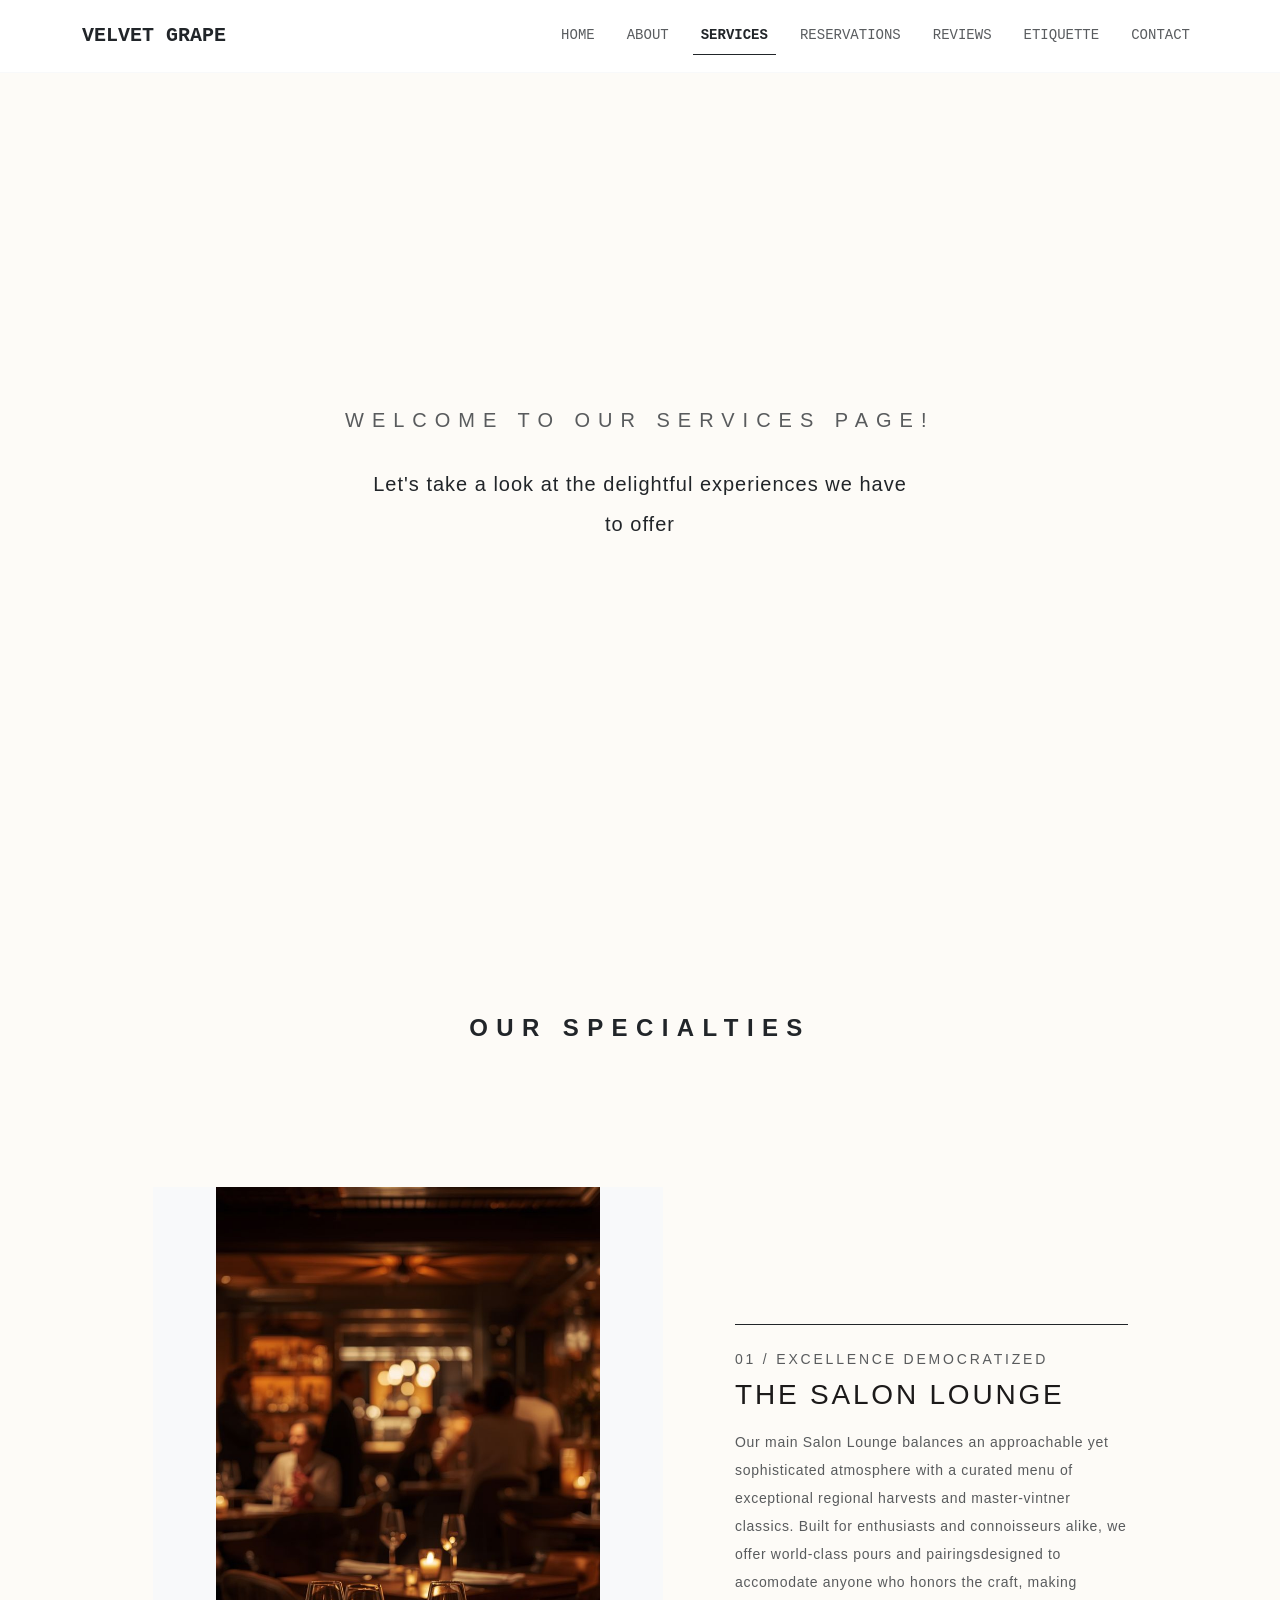
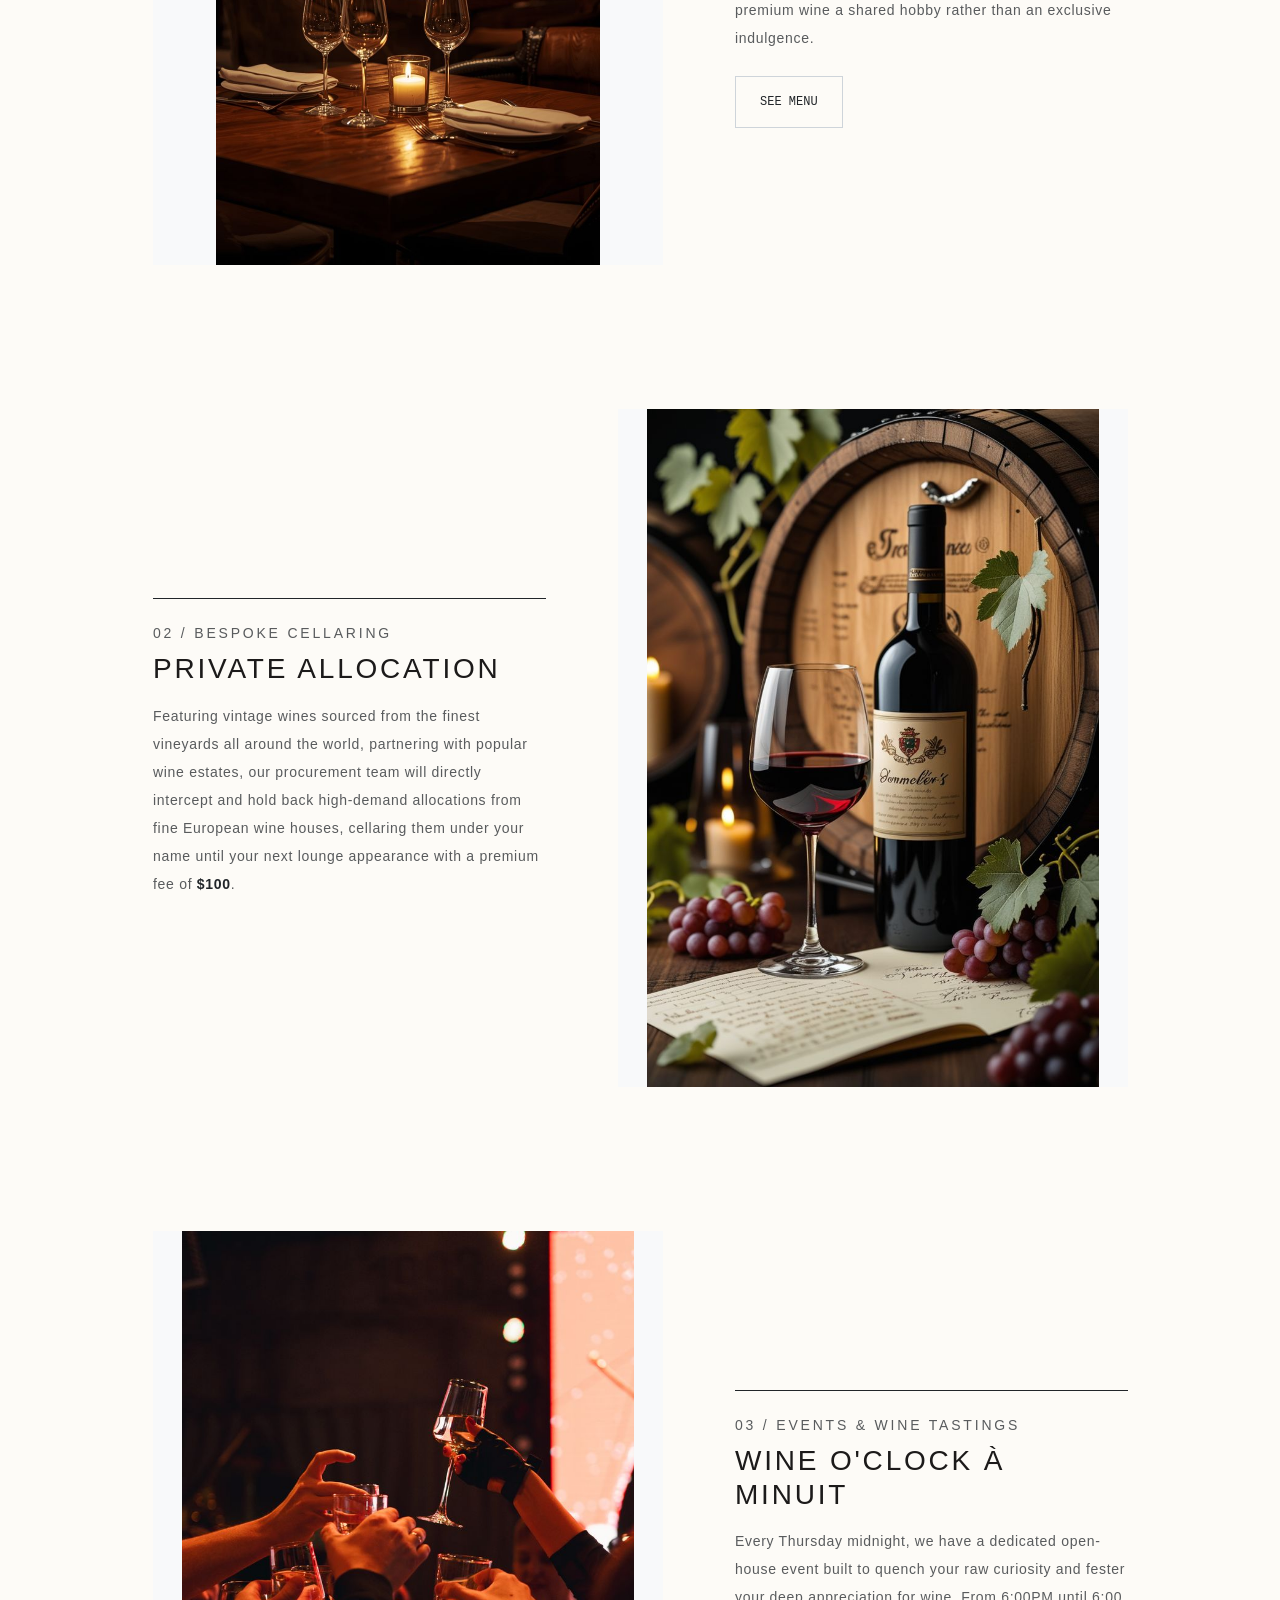
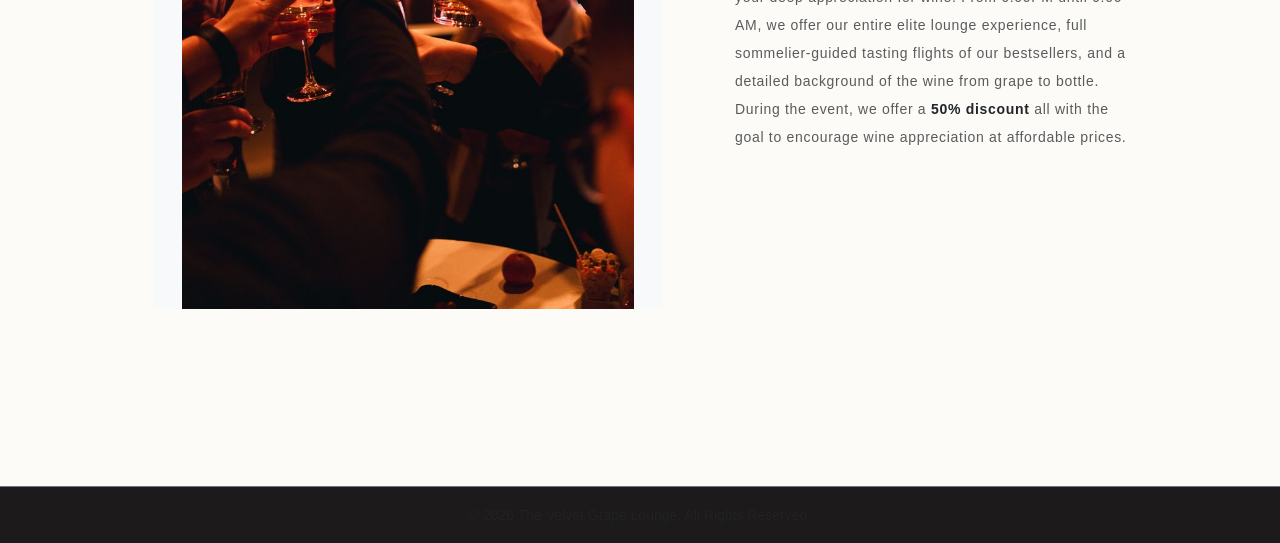
<file: services.html>
<!DOCTYPE html>
<html lang="en">
<head>
    <meta charset="UTF-8">
    <meta name="viewport" content="width=device-width, initial-scale=1.0">
    <title>Services | The Velvet Grape Lounge</title>
    <link href="https://cdn.jsdelivr.net/npm/bootstrap@5.3.3/dist/css/bootstrap.min.css" rel="stylesheet">
    <link href="css/style.css" rel="stylesheet">
</head>
<body class="d-flex flex-column min-vh-100">

    <nav class="navbar navbar-expand-lg navbar-light bg-white border-bottom border-light py-3">
        <div class="container">
            <a class="navbar-brand font-monospace fw-bold text-dark tracking-widest" href="index.html">
                VELVET GRAPE
            </a>

            <button class="navbar-toggler border-0" type="button" data-bs-toggle="collapse" data-bs-target="#velvetNavbar" aria-controls="velvetNavbar" aria-expanded="false" aria-label="Toggle navigation">
                <span class="navbar-toggler-icon"></span>
            </button>

            <div class="collapse navbar-collapse" id="velvetNavbar">
                <ul class="navbar-nav ms-auto gap-lg-3 font-monospace text-uppercase small pt-3 pt-lg-0">
                    <li class="nav-item">
                        <a class="nav-link text-muted" href="index.html">Home</a>
                    </li>
                    <li class="nav-item">
                        <a class="nav-link text-muted" href="about.html">About</a>
                    </li>
                    
                    <li class="nav-item">
                        <a class="nav-link text-dark fw-bold border-bottom border-dark" href="services.html">Services</a>
                    </li>
                    <li class="nav-item">
                        <a class="nav-link text-muted" href="reservation.html">Reservations</a>
                    </li>
                    <li class="nav-item">
                        <a class="nav-link text-muted" href="reviews.html">Reviews</a>
                    </li>
                    <li class="nav-item">
                        <a class="nav-link text-muted" href="etiquette.html">Etiquette</a>
                    </li>
                    <li class="nav-item">
                        <a class="nav-link text-muted" href="contact.html">Contact</a>
                    </li>
                </ul>
            </div>
        </div>
    </nav>

    <main class="container my-3 ">

        <section class="d-flex flex-column justify-content-center align-items-center text-center px-4" style="min-height: 85vh;">
        
            <span class="fade-in-line delay-welcome text-muted text-uppercase text-dark lead lh-lg mb-3" style="letter-spacing: 0.4em;">
                Welcome to Our Services Page!
            </span>

            <div class="fade-in-line delay-senses col-12 col-md-8 col-lg-6 mt-2">
                <p class="text-dark lead lh-lg small text-center" style="letter-spacing: 0.05em; max-width: 600px; margin: 0 auto;">
                    Let's take a look at the delightful experiences we have to offer
                </p>
            </div>

        </section>
        
        <section class="container py-5 my-3">

                <section class="container py-5 my-5">
                    <div class="row justify-content-center text-center">
                        <div class="col-12 col-md-8">
                            <h2 class="fade-in-line delay-senses text-dark text-uppercase fw-bold tracking-widest fs-4 mb-0" style="letter-spacing: 0.35em;">
                                Our Specialties
                            </h2>
                        </div>
                    </div>
                </section>

                <section class="container py-5 my-5">
                    <div class="row g-5 align-items-center justify-content-center">
                    
                        <div class="col-12 col-md-6 order-1">
                            <div class="fade-in-line delay-senses overflow-hidden bg-light position-relative" style="padding-bottom: 133%; height: 0;">
                                <img src="images/Lounge.jpg" alt="The Midnight Table Tasting" class="w-100 h-100 position-absolute" style="top: 0; left: 0; object-fit: contain;">
                            </div>
                        </div>
                        
                        <div class="col-12 col-md-5 order-2 ps-md-5">
                            <div class="fade-in-line delay-senses border-top border-dark pt-4">
                                <span class="d-block text-muted text-uppercase small mb-2" style="letter-spacing: 0.2em;">
                                    01 / Excellence Democratized
                                </span>
                                <h2 class="h3 text-uppercase fw-light mb-3" style="letter-spacing: 0.1em;">
                                    The Salon Lounge
                                </h2>
                                <p class="text-muted small lh-lg mb-0" style="letter-spacing: 0.05em;">
                                    Our main Salon Lounge balances an approachable yet sophisticated atmosphere with a curated menu of exceptional regional harvests and master-vintner classics. 
                                    Built for enthusiasts and connoisseurs alike, we offer world-class pours and pairingsdesigned to accomodate anyone who honors the craft, making premium wine a shared hobby rather than an exclusive indulgence.
                                </p>
                                <div class="mt-4">
                                    <a href="menu.html" class="btn btn-outline-dark font-monospace text-uppercase small rounded-0 px-4 py-3 tracking-wider transition-all" style="font-size: 0.75rem; border-color: #ced4da;">
                                        See Menu 
                                    </a>
                                </div>
                            </div>
                        </div>
                    </div>

                    </div>
                </section>

                <section class="container py-5 my-5">
                    <div class="row g-5 align-items-center justify-content-center">
                        
                        <div class="col-12 col-md-5 order-2 order-md-1 pe-md-5">
                            <div class="fade-in-line delay-senses border-top border-dark pt-4">
                                <span class="d-block text-muted text-uppercase small mb-2" style="letter-spacing: 0.2em;">
                                    02 / Bespoke Cellaring
                                </span>
                                <h2 class="h3 text-uppercase fw-light mb-3" style="letter-spacing: 0.1em;">
                                    Private Allocation
                                </h2>
                                <p class="text-muted small lh-lg mb-0" style="letter-spacing: 0.05em;">
                                    Featuring vintage wines sourced from the finest vineyards all around the world, partnering with popular wine estates, our procurement team will directly intercept and hold back high-demand allocations from fine European wine houses, cellaring them under your name until your next lounge appearance with a premium fee of <strong class="text-dark">$100</strong>.
                                </p>
                            </div>
                        </div>

                        <div class="col-12 col-md-6 order-1 order-md-2">
                            <div class="fade-in-line delay-senses overflow-hidden bg-light position-relative" style="padding-bottom: 133%; height: 0;">
                                <img src="images/Wine.jpg" alt="Private Wine Cellar Allocation" class="w-100 h-100 position-absolute" style="top: 0; left: 0; object-fit: contain;">
                            </div>
                        </div>

                    </div>
                </section>

                <section class="container py-5 my-5">
                        <div class="row g-5 align-items-center justify-content-center">
                        
                            <div class="col-12 col-md-6 order-1">
                                <div class="fade-in-line delay-senses overflow-hidden bg-light position-relative" style="padding-bottom: 133%; height: 0;">
                                    <img src="images/Wine_oclock.jpg" alt="The Midnight Table Tasting" class="w-100 h-100 position-absolute" style="top: 0; left: 0; object-fit: contain;">
                                </div>
                            </div>
                            
                            <div class="col-12 col-md-5 order-2 ps-md-5">
                                <div class="fade-in-line delay-senses border-top border-dark pt-4">
                                    <span class="d-block text-muted text-uppercase small mb-2" style="letter-spacing: 0.2em;">
                                        03 / Events & Wine Tastings
                                    </span>
                                    <h2 class="h3 text-uppercase fw-light mb-3" style="letter-spacing: 0.1em;">
                                        Wine O'Clock À Minuit
                                    </h2>
                                    <p class="text-muted small lh-lg mb-0" style="letter-spacing: 0.05em;">
                                        Every Thursday midnight, we have a dedicated open-house event built to quench your raw curiosity and fester your deep appreciation for wine. From 6:00PM until 6:00 AM, we offer our entire elite lounge experience, full sommelier-guided tasting flights of our bestsellers, and a detailed background of the wine from grape to bottle. During the event, we offer a <strong class="text-dark">50% discount</strong> all with the goal to encourage wine appreciation at affordable prices.
                                    </p>
                            </div>
                        </div>

                        </div>
                </section>
            </section>
    </main>

        

    <footer class="bg-dark text-white py-3 mt-auto border-top border-secondary">
        <div class="container text-center text-muted">
            <small>&copy; 2026 The Velvet Grape Lounge. All Rights Reserved.</small>
        </div>
    </footer>

    <script src="https://cdn.jsdelivr.net/npm/bootstrap@5.3.3/dist/js/bootstrap.bundle.min.js"></script>
    <script src="js/script.js"></script>

</body>
</html>
</file>
<file: css/style.css>
:root {
    --vp-burgundy: #4A1525;
    --vp-gold: #D4AF37;
    --vp-charcoal: #1C1A1A;
    --vp-cream: #FDFBF7;
    --vp-muted: #6C757D;
}

body {
    background-color: var(--vp-cream);
    color: var(--vp-charcoal);
    font-family: 'Segoe UI', Tahoma, Geneva, Verdana, sans-serif;
}

.bg-dark {
    background-color: var(--vp-charcoal) !important;
}

.text-gold {
    color: var(--vp-gold) !important;
}

/* Animation "Before State" */
.fade-in-line {
    opacity: 0;
    transform: translateY(20px);
    transition: opacity 1.5s cubic-bezier(0.25, 1, 0.5, 1), 
                transform 1.5s cubic-bezier(0.25, 1, 0.5, 1);
    will-change: opacity, transform;
}

/* 2. Animation "After State" */
.fade-in-line.visible {
    opacity: 1;
    transform: translateY(0);
}

/* 3. Allow separate line transitions so they do not stack */
.delay-welcome {
    transition-delay: 0.3s;
}
.delay-senses {
    transition-delay: 1.5s;
}

/* Completely hide the scrollbar track and thumb while keeping scroll features */
.hide-scrollbar {
    -ms-overflow-style: none;  /* IE and Edge */
    scrollbar-width: none;  /* Firefox */
}

.hide-scrollbar::-webkit-scrollbar {
    display: none; /* Chrome, Safari, and Opera */
}
</file>
